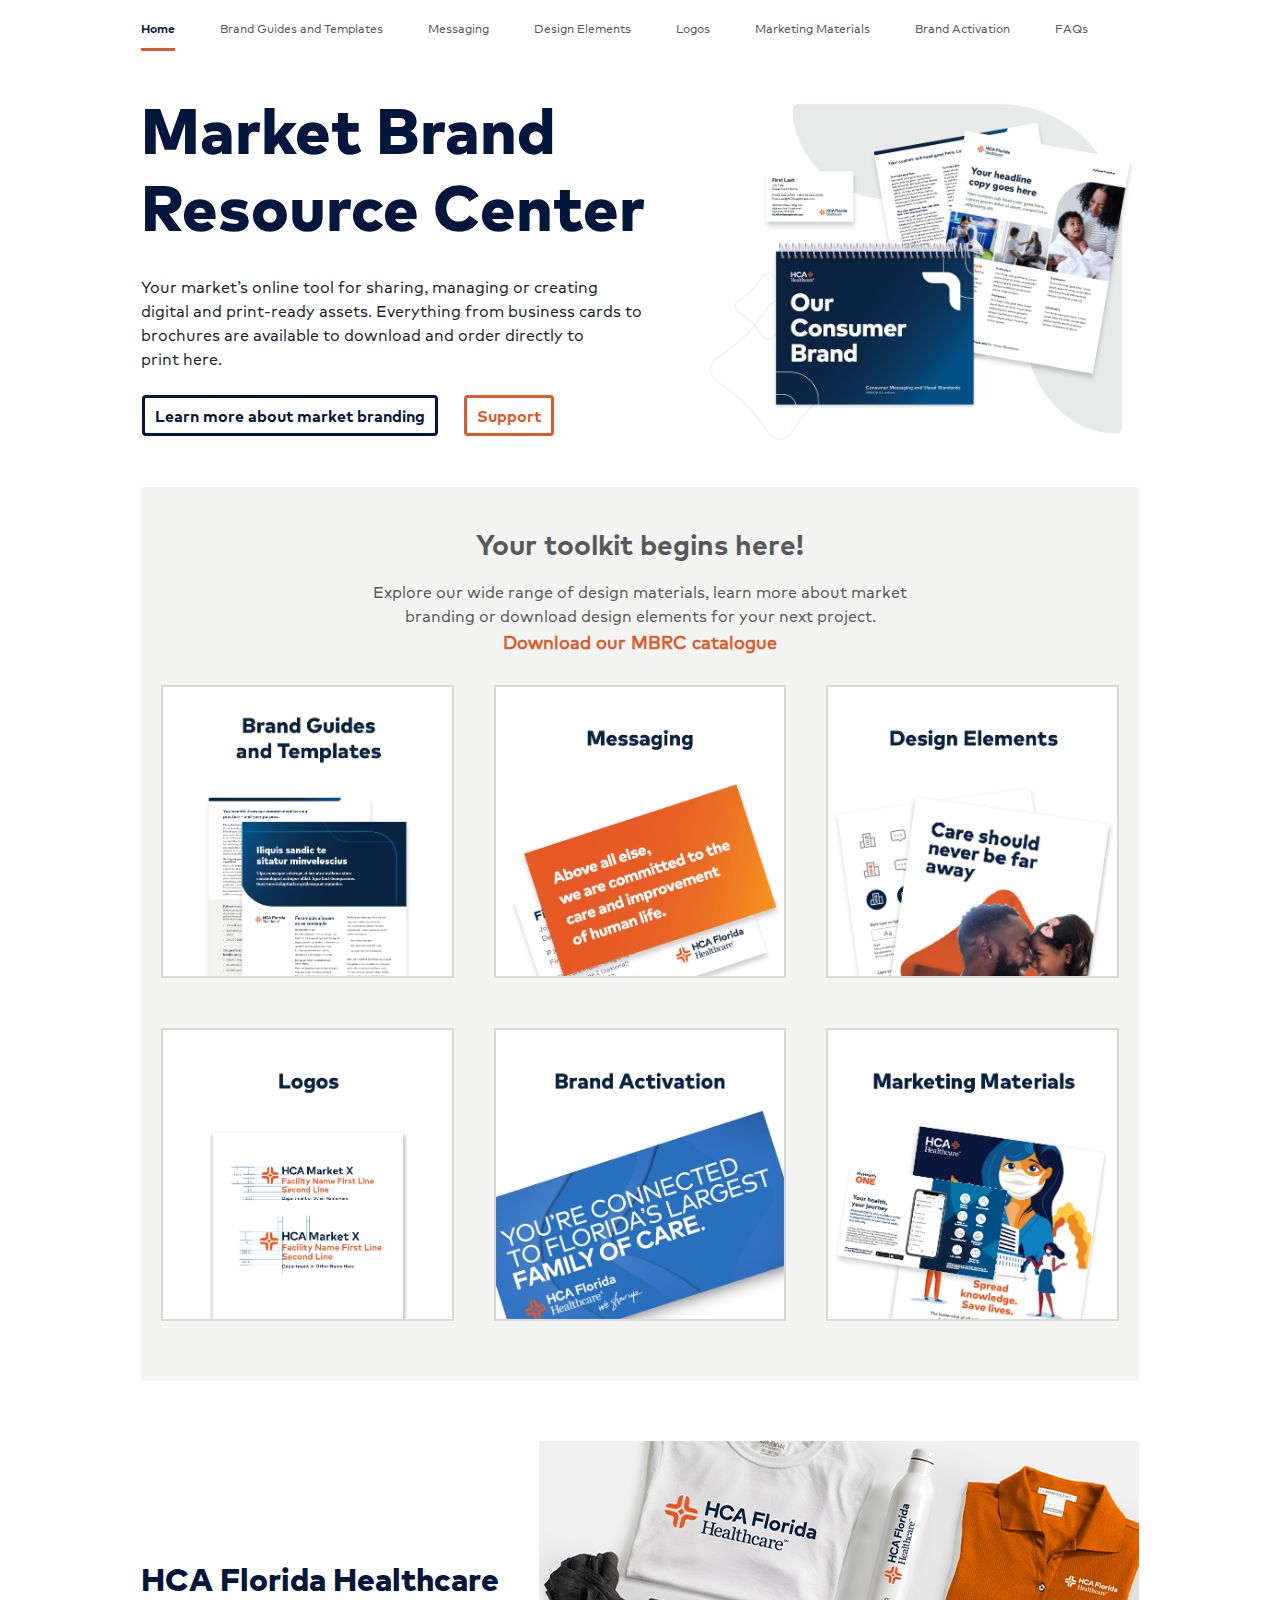
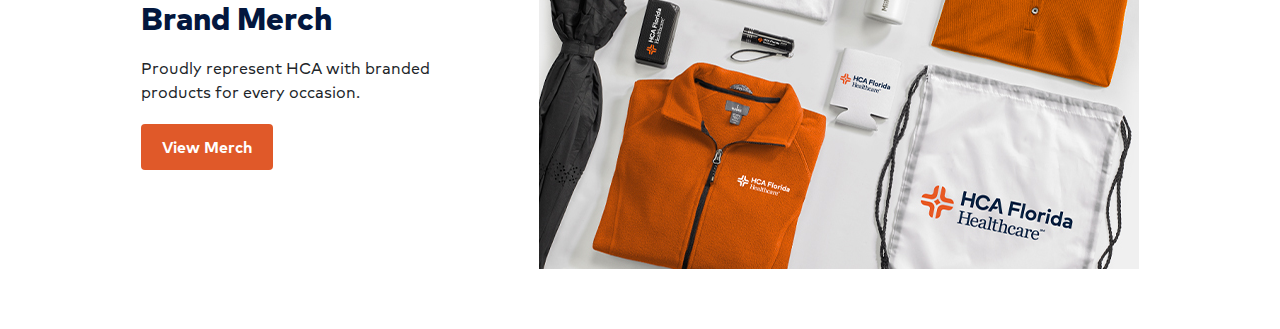
<file: index.html>
<!DOCTYPE html>
<html lang="en">
  <head>
    <meta charset="UTF-8" />
    <meta name="viewport" content="width=device-width, initial-scale=1.0" />
    <meta http-equiv="X-UA-Compatible" content="ie=edge" />
    <title>Market Resource Center</title>
    <link
      rel="stylesheet"
      href="https://maxcdn.bootstrapcdn.com/bootstrap/4.0.0/css/bootstrap.min.css"
      integrity="sha384-Gn5384xqQ1aoWXA+058RXPxPg6fy4IWvTNh0E263XmFcJlSAwiGgFAW/dAiS6JXm"
      crossorigin="anonymous"
    />
    <link rel="stylesheet" href="style/style.css" />
    <base target="_parent" />
  </head>

  <body class="bs-override">
    <div class="container">
    <div class="header">
    <nav class="navbar navbar-expand-lg navbar-light"><a class="navbar-brand" href="#"><img src="./img/HCA_logoST.png" /></a><button aria-controls="navbarNavAltMarkup" aria-expanded="false" aria-label="Toggle navigation" class="navbar-toggler" data-target="#navbarNavAltMarkup" data-toggle="collapse" type="button"><span class="navbar-toggler-icon"></span></button>
    <div class="collapse navbar-collapse" id="navbarNavAltMarkup">
    <div class="navbar-nav">
    <div><a class="nav-item nav-link active" href="https://hcamediaworks.saepio.com/marketport/marketinghub.xhtml?go=openCategory_4567">Home</a></div>
    
    <div><a class="nav-item nav-link" href="https://hcamediaworks.saepio.com/marketport/marketinghub.xhtml?go=openCategory_4568
    ">Brand Guides and Templates</a></div>
    
    <div><a class="nav-item nav-link" href="https://hcamediaworks.saepio.com/marketport/marketinghub.xhtml?go=openCategory_4569
    ">Messaging</a></div>
    
    <div><a class="nav-item nav-link" href="https://hcamediaworks.saepio.com/marketport/marketinghub.xhtml?go=openCategory_4570
    ">Design Elements</a></div>
    
    <div><a class="nav-item nav-link" href="https://hcamediaworks.saepio.com/marketport/marketinghub.xhtml?go=openCategory_4571
    ">Logos</a></div>
    
    <div><a class="nav-item nav-link" href="https://hcamediaworks.saepio.com/marketport/marketinghub.xhtml?go=openCategory_4748">Campaigns</a></div>
    
    <div><a class="nav-item nav-link" href="https://hcamediaworks.saepio.com/marketport/marketinghub.xhtml?go=openCategory_4754">Marketing Materials</a></div>

    <div>
      <a class="nav-item nav-link" href="https://hcamediaworks.saepio.com/marketport/marketinghub.xhtml?go=openCategory_4572">Brand Activation</a>
    </div>
    
    <div><a class="nav-item nav-link" href="https://hcamediaworks.saepio.com/marketport/marketinghub.xhtml?go=openCategory_4573
    ">FAQs</a></div>
    </div>
    </div>
    </nav>
    
    <nav class="home-nav" id="nav">
    <div class="nav-item"><a class="nav-primary home-menu-item" href="https://hcamediaworks.saepio.com/marketport/marketinghub.xhtml?go=openCategory_4567">Home</a></div>
    
    <div class="nav-item"><a class="nav-primary" href="https://hcamediaworks.saepio.com/marketport/marketinghub.xhtml?go=openCategory_4568
    ">Brand Guides and Templates</a></div>
    
    <div class="nav-item"><a class="nav-primary" href="https://hcamediaworks.saepio.com/marketport/marketinghub.xhtml?go=openCategory_4569
    ">Messaging</a></div>
    
    <div class="nav-item"><a class="nav-primary" href="https://hcamediaworks.saepio.com/marketport/marketinghub.xhtml?go=openCategory_4570
    ">Design Elements</a></div>
    <!-- Nav Item -->
    
    <div class="nav-item"><a class="nav-primary" href="https://hcamediaworks.saepio.com/marketport/marketinghub.xhtml?go=openCategory_4571
    ">Logos</a></div>
    <!-- Nav Item -->
    
    <div class="nav-item">
      <a class="nav-primary" href="https://hcamediaworks.saepio.com/marketport/marketinghub.xhtml?go=openCategory_4754">Marketing Materials</a>
    </div>

    <div class="nav-item">
      <a class="nav-primary" href="https://hcamediaworks.saepio.com/marketport/marketinghub.xhtml?go=openCategory_4572">Brand Activation</a>
    </div>
    
    <div class="nav-item"><a class="nav-primary" href="https://hcamediaworks.saepio.com/marketport/marketinghub.xhtml?go=openCategory_4573
    ">FAQs</a></div>
    </nav>
    </div>
    <!-- Header -->
    
    <div class="MRCpage-content">
    <div class="hero d-flex">
    <div class="hero-content">
    <h1 class="mark-heavy">Market Brand Resource&nbsp;Center</h1>
        
    <p>Your market&rsquo;s online tool for sharing, managing or creating digital and print-ready assets. Everything from business cards to brochures are available to download and order directly to print&nbsp;here.</p>
    
    <div class="d-flex hero-links">
    <div class="btn"><strong><a class="mark-bold" href="https://hcamediaworks.saepio.com/marketport/marketinghub.xhtml?go=openCategory_4574">Learn more about market branding</a></strong></div>
    
    <div class="btn"><strong><a class="mark-bold" href="https://hcamediaworks.saepio.com/marketport/marketinghub.xhtml?go=openCategory_4573">Support</a></strong></div>
    </div>
    </div>
    
    <div class="hero-img w-100"><img alt="" class="w-100" src="img/mrchero.png" /></div>
    </div>
    
    <!-- <div class="section intro-content">
      <img alt="" src="img/LandingPageComponents13.png" />
      <p>These materials are for <span class="mark-bold">internal use only</span> until the external brand launches in September 2021.</p>
    
    </div> -->
    <!-- Section -->
    
    <div class="section toolkit">
    <h3 class="mark-bold">Your toolkit begins here!</h3>
    
    <p>Explore our wide range of design materials, learn more about market branding or download design elements for your next project.</p>
      
    <a href="https://hcamediaworks.saepio.com/marketport/assets/2/2371771" style="
color: #E05929; font-size: large; font-weight: bold; margin-bottom: 20px; margin-top: -10px; border: none;">Download our MBRC catalogue</a>
    
    <div class="d-flex">
    <div class="toolkit-item"><a href="https://hcamediaworks.saepio.com/marketport/marketinghub.xhtml?go=openCategory_4568
    "><img alt="" src="img/LandingPageComponents.png" /> </a></div>
    
    <div class="toolkit-item"><a href="https://hcamediaworks.saepio.com/marketport/marketinghub.xhtml?go=openCategory_4569
    "><img alt="" src="img/LandingPageComponents2.png" /> </a></div>
    
    <div class="toolkit-item"><a href="https://hcamediaworks.saepio.com/marketport/marketinghub.xhtml?go=openCategory_4570
    "><img alt="" src="img/LandingPageComponents3.png" /> </a></div>
    
    <div class="toolkit-item"><a href="https://hcamediaworks.saepio.com/marketport/marketinghub.xhtml?go=openCategory_4571
    "><img alt="" src="img/LandingPageComponents4.png" /> </a></div>
    
    <div class="toolkit-item"><a href="https://hcamediaworks.saepio.com/marketport/marketinghub.xhtml?go=openCategory_4572
    "><img alt="Brand Activation" src="img/brandactivation-new.png" /> </a></div>
    
    <div class="toolkit-item"><a href="https://hcamediaworks.saepio.com/marketport/marketinghub.xhtml?go=openCategory_4754"><img alt="" src="img/LandingPageComponents6.png" /> </a></div>
    </div>
    </div>
    <!-- Section -->
    
    <!-- <div class="section services">
      <h2 class="mark-bold">Additional services (coming soon)</h2>
    
      <div class="d-flex">
        <div class="service"><img alt="" src="img/LandingPageComponents14.png" />
          <p class="mark-bold">Patient forms</p>
          <p>Order forms and other one-time print jobs.</p>
        </div>
    
        <div class="service"><img alt="" src="img/LandingPageComponents15.png" />
          <p class="mark-bold">Translations</p>
          <p>Translate your collateral through our approved translation vendor.</p>
        </div>
    
        <div class="service"><img alt="" src="img/LandingPageComponents16.png" />
          <p class="mark-bold">Training and education</p>
          <p>Learn what it means to be on brand.</p>
        </div>
      </div>
    </div> -->

    <div class="section shop d-flex" style="margin-top: 60px;">
      <div class="shop-l d-flex">
        <h2 class="mark-heavy">HCA Florida Healthcare Brand Merch</h2>
        <p>Proudly represent HCA with branded products for every occasion.</p>
        <div>
          <a href="https://shophcafloridahealthcare.com/" class="btn mark-bold">View Merch</a>
        </div>
      </div>
      <div class="shop-r">
        <img src="./img/shopFlorida.jpg" alt="">
      </div>
    </div>
    <!-- Section --></div>
    </div>
    <!-- Container --></body>
    <script
    src="https://code.jquery.com/jquery-3.2.1.slim.min.js"
    integrity="sha384-KJ3o2DKtIkvYIK3UENzmM7KCkRr/rE9/Qpg6aAZGJwFDMVNA/GpGFF93hXpG5KkN"
    crossorigin="anonymous"
  ></script>
  <script
    src="https://maxcdn.bootstrapcdn.com/bootstrap/4.0.0/js/bootstrap.min.js"
    integrity="sha384-JZR6Spejh4U02d8jOt6vLEHfe/JQGiRRSQQxSfFWpi1MquVdAyjUar5+76PVCmYl"
    crossorigin="anonymous"
  ></script>
  </body>
</html>
</file>
<file: style/style.css>
@font-face {
  font-family: "MarkHeavy";
  src: url("fonts/mark-heavy.woff");
}

@font-face {
  font-family: "MarkBook";
  src: url("fonts/mark-book.woff");
}

@font-face {
  font-family: "MarkBold";
  src: url("fonts/mark-bold.woff");
}

@font-face {
  font-family: "GeorgiaProBold";
  src: url("fonts/GeorgiaPro-Bold.otf");
}

/* Global */

ul {
  list-style: none;
}

.home-nav .home-menu-item,
.mark-bold,
.mark-bold > *,
.offer-item a,
.categories .d-flex a {
  font-family: "MarkBold", sans-serif;
}

.bs-override h1,
h1,
.mark-heavy,
.page-content .mark-heavy {
  font-family: "MarkHeavy", sans-serif;
}

* {
  font-family: "MarkBook", sans-serif;
}

.georgia-bold {
  font-family: "GeorgiaProBold", sans-serif;
}

h2 {
  margin: 0;
}

#nav {
  display: none;
}

.bs-override .navbar-light .navbar-nav .nav-link,
.page-content a:hover,
.page-content a {
  color: #00558c;
}

h2,
#nav a.active,
#nav a:hover,
.categories .d-flex a,
.navbar-light .navbar-nav .nav-link.active,
.hero h1,
.learn-more-content a,
.learn-more-content h3,
.offer-item a {
  color: #03173e;
}

.footer p,
#nav a,
.page-content p {
  color: #58595b;
}

.footer a,
.header h1 {
  color: #e05929;
}

.categories h2 {
  margin-bottom: 40px;
}

.categories .d-flex a {
  flex-basis: 50%;
  background-color: #f4f4f3;
  padding: 10px 20px;
  border-top: 3px solid #fff;
  border-bottom: 3px solid #fff;
  border-left: 10px solid #fff;
  border-right: 10px solid #fff;
}

.categories .d-flex a {
  font-size: 14px;
}

.hero {
  margin-bottom: 40px;
  margin-top: 40px;
}

.hero h2 {
  color: #e05929;
  margin-bottom: 20px;
}

.hero-img {
  display: none;
}

.hero-links {
  padding-top: 10px;
}

.hero-links .btn a,
.learn-more-content .btn {
  border-radius: 0.25rem;
  padding: 5px 10px;
}

.hero-links .btn:nth-of-type(1) {
  padding-left: 0;
}

.hero-links .btn:nth-of-type(1) a,
.learn-more-content a {
  border: 3px solid #03173e;
  color: #03173e;
}

.hero-links .btn:nth-of-type(2) a {
  border: 3px solid #e05929;
  color: #e05929;
}

.home-feature-item-img {
  background-color: #fff;
}

.home-feature-item a {
  font-size: 14px;
}

.home-feature-item {
  text-align: center;
}

.home-feature-item-img,
.home-feature-item img {
  width: 55px;
}

.home-nav .home-menu-item {
  border-bottom: 3px solid #e05929;
  color: #03173e !important;
}

.intro-content {
  text-align: center;
}

.intro-content a {
  color: #58595b;
}

.intro-content img {
  margin-bottom: 20px;
  width: 60px;
}

.intro-content p {
  margin-bottom: 5px;
}

#nav a {
  font-size: 12px;
  padding: 20px 0 10px;
  text-decoration: none;
}

#nav a,
.page-content a {
  transition: all 0.3s ease-in-out;
}

#nav a,
.nav-item p {
  display: inline-block;
}

.d-flex,
#nav ul {
  display: flex;
}

.flex-wrap,
#nav {
  flex-wrap: wrap;
}

#nav,
.nav-item,
.navbar-nav {
  position: relative;
}

.bs-override .container {
  max-width: 1028px;
  margin: 0 auto;
}

.header h1 {
  font-size: 42px;
  margin: 25px 0;
}

.learn-more h2 {
  margin-bottom: 40px;
}

.learn-more img {
  max-width: 100%;
  width: 100%;
}

#nav {
  z-index: 5;
}

#nav ul {
  flex-direction: column;
  min-width: 165px;
  padding: 0;
}

#nav li {
  padding-bottom: 15px;
}

.navbar-brand img {
  width: 80px;
}

.navbar-collapse .nav-link {
  display: flex;
  align-items: center;
}

.navbar-light .navbar-toggler {
  border: 0;
}

.bs-override .navbar-light .navbar-toggler-icon {
  background-image: url("data:image/svg+xml;charset=utf8,%3Csvg viewBox='0 0 32 32' xmlns='http://www.w3.org/2000/svg'%3E%3Cpath stroke='rgba(3, 23, 62, 1)' stroke-width='2' stroke-linecap='round' stroke-miterlimit='10' d='M4 8h24M4 16h24M4 24h24'/%3E%3C/svg%3E");
}

.navbar-nav .nav-link {
  border-bottom: 1px solid #bbbcbc;
  padding-top: 1rem;
  padding-bottom: 1rem;
}

.offer-item {
  padding: 40px 20px;
}

.offer-item a {
  font-size: 20px;
}

.offer-item p {
  font-size: 14px;
}

.offer-item img {
  display: block;
  margin: 0 auto 20px;
  max-width: 100%;
  width: 125px;
}

.partners .d-flex {
  flex-wrap: wrap;
  justify-content: center;
}

.partner {
  flex-basis: 25%;
  max-width: 25%;
  padding: 40px;
}

.section {
  padding: 20px 0;
}

.service a {
  color: #03173e;
  font-family: "MarkBold", sans-serif;
  font-size: 18px;
}

.service img {
  margin-bottom: 20px;
  max-width: 200px;
  display: block;
  margin: 0 auto;
}

.shop-l.d-flex {
  flex-direction: column;
  flex-wrap: wrap;
}

.shop .btn {
  background-color: #e05929;
  color: #fff;
  padding: 10px 20px;
}

.shop p {
  margin: 20px 0;
}

.section.shop {
  padding-top: 0;
  flex-wrap: wrap;
  flex-direction: column-reverse;
}

.shop-r {
  margin-bottom: 20px;
}

.toolkit {
  background-color: #f4f4f3;
  padding: 40px 20px;
  text-align: center;
}

.toolkit h3,
.toolkit p {
  color: #58595b;
  padding-left: 20px;
  padding-right: 20px;
  margin-bottom: 20px;
}

.toolkit p {
  margin: 0 auto;
  max-width: 600px;
}

.categories .d-flex,
.learn-more .d-flex,
.toolkit .d-flex,
.services .d-flex,
.what-we-offer .d-flex {
  flex-wrap: wrap;
}

.categories h2,
.learn-more h2,
.partners h2,
.toolkit-item,
.services,
.what-we-offer {
  text-align: center;
}

.toolkit-item a {
  color: #03173e;
  font-family: "MarkHeavy", sans-serif;
}

.toolkit-item img,
.service img {
  margin-top: 10px;
  width: 100%;
}

.toolkit-item img {
  border: 2px solid #d9d9d6;
  transition: all 0.3s ease-in-out;
}

.w-100 {
  width: 100%;
}

@media (min-width: 768px) {
  .categories .d-flex a {
    flex-basis: 33.3333%;
    padding: 10px 20px;
    border-top: 3px solid #fff;
    border-bottom: 3px solid #fff;
    border-left: 10px solid #fff;
    border-right: 10px solid #fff;
  }

  .home-feature-item {
    flex-basis: 25%;
  }

  .learn-more img,
  .learn-more-content {
    flex-basis: 50%;
    max-width: 50%;
  }

  .learn-more-content {
    display: flex;
    flex-direction: column;
    justify-content: center;
    padding-left: 40px;
  }

  .learn-more.mrc .learn-more-content {
    padding-left: 0;
    padding-right: 40px;
  }

  .learn-more-content h3 {
    font-size: 2rem;
  }

  .offer-item {
    flex-basis: 33.3333%;
    max-width: 33.3333%;
  }

  .shop.d-flex {
    align-items: center;
    flex-wrap: nowrap;
    flex-direction: row;
  }

  .toolkit-item {
    border-bottom: 20px solid #f4f4f3;
    border-top: 20px solid #f4f4f3;
    border-left: 20px solid #f4f4f3;
    border-right: 20px solid #f4f4f3;
    flex-basis: 50%;
    max-width: 50%;
  }

  .toolkit-item img:hover {
    -webkit-box-shadow: 0px 2px 5px 2px rgba(0, 0, 0, 0.3);
    box-shadow: 0px 2px 5px 2px rgba(0, 0, 0, 0.3);
  }

  .service {
    flex-basis: 33.3333%;
    max-width: 33.3333%;
    padding: 30px;
  }

  .shop-l {
    padding-right: 40px;
  }

  #nav {
    display: flex;
  }

  #nav .nav-item {
    padding-right: 45px;
  }

  .bs-override .navbar {
    display: none;
  }

  .page-content {
    padding: 60px 0;
  }

  .section {
    padding: 40px 0;
  }
}

@media (min-width: 992px) {
  .hero h1 {
    font-size: 4rem;
    margin-bottom: 30px;
  }

  .hero-content {
    flex-basis: 55%;
    padding-right: 40px;
  }

  .hero-img {
    display: block;
    flex-basis: 45%;
  }

  .hero-img img {
    height: 100%;
    object-fit: cover;
  }

  .home-feature-item {
    flex-basis: 20%;
  }

  .toolkit-item {
    flex-basis: 33.3333%;
    max-width: 33.3333%;
  }

  .toolkit-item a {
    font-size: 18px;
  }
}
</file>
